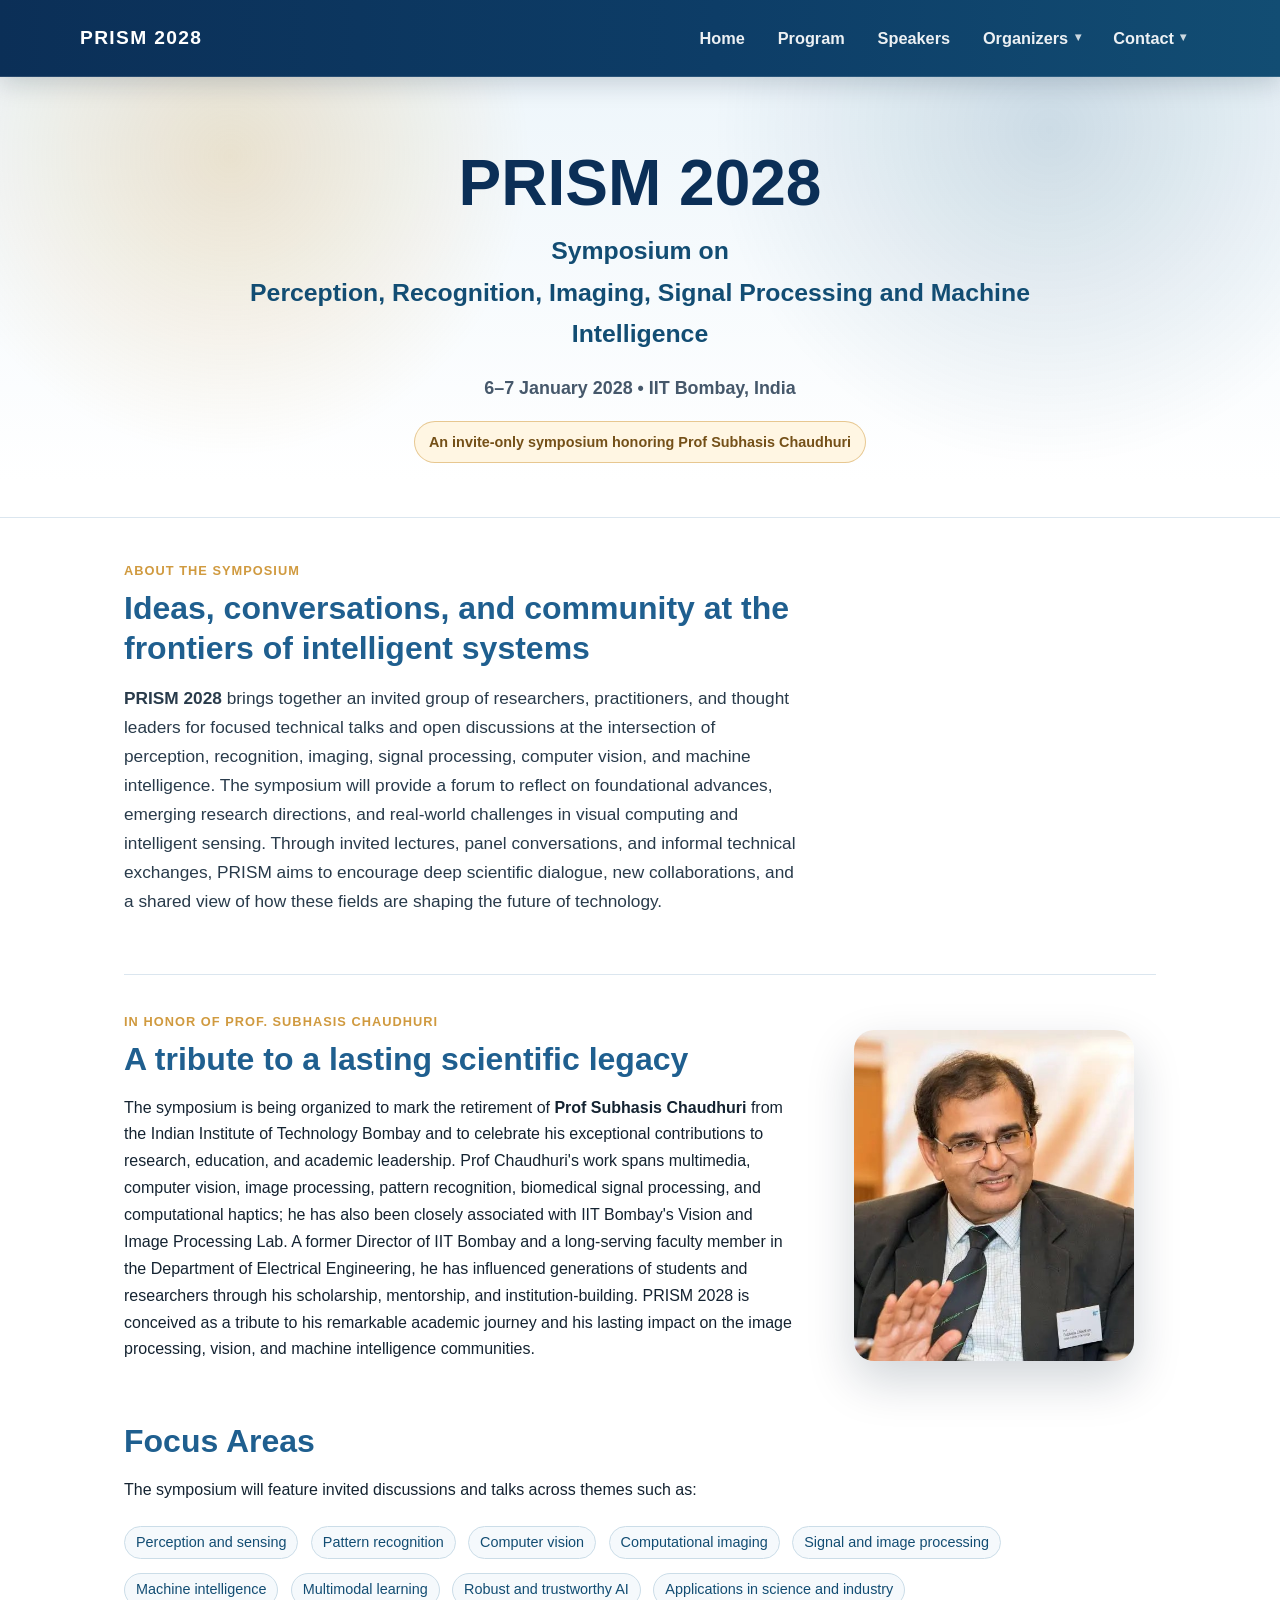
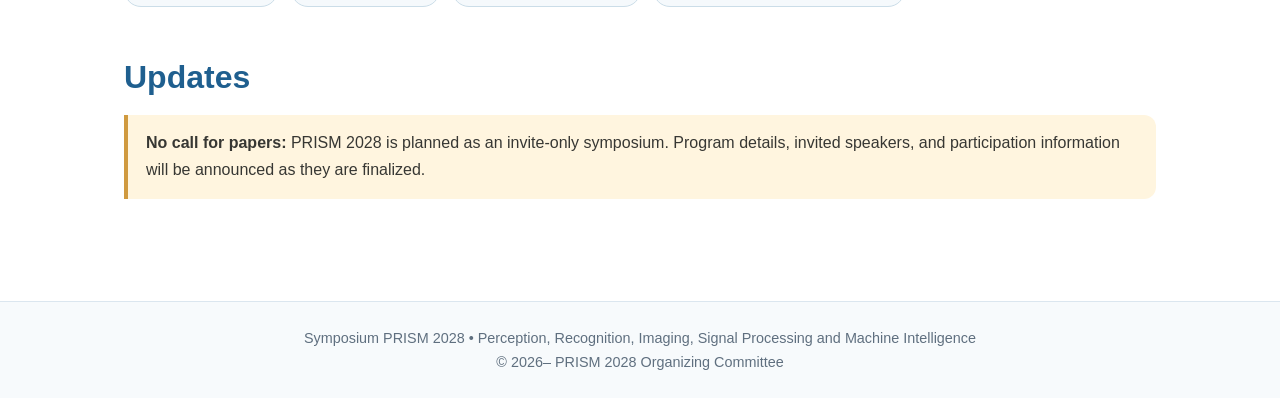
<file: index.html>
<!DOCTYPE html>
<html lang="en">
<head>
  <meta charset="utf-8" />
  <meta name="viewport" content="width=device-width, initial-scale=1" />
  <meta
    name="description"
    content="PRISM 2028: Perception, Recognition, Imaging, Signal Processing and Machine Intelligence Symposium at IIT Bombay, India."
  />
  <title>PRISM 2028 | IIT Bombay</title>
  <link rel="stylesheet" href="assets/css/style.css" />
</head>

<body>
  <header class="site-header">
    <div class="container nav-wrap">
      <a class="site-logo" href="index.html">PRISM 2028</a>

    <button class="nav-toggle" type="button" aria-label="Toggle navigation" aria-controls="main-nav" aria-expanded="false">
      ☰
    </button>
    
      <nav class="nav-links" id="main-nav" aria-label="Main navigation">
        <a href="index.html">Home</a>
        <a href="program.html">Program</a>
        <a href="speakers.html">Speakers</a>

        <div class="nav-dropdown">
          <a href="committee.html" class="dropdown-toggle">Organizers</a>
          <div class="dropdown-menu">
            <a href="committee.html#committee">Committee</a>
            <a href="committee.html#sponsors">Sponsors</a>
          </div>
        </div>

        <div class="nav-dropdown">
          <a href="venue.html" class="dropdown-toggle">Contact</a>
          <div class="dropdown-menu">
            <a href="venue.html#venue">Venue</a>
            <a href="venue.html#contact">Contact</a>
          </div>
        </div>
      </nav>
    </div>
  </header>

  <header class="hero" id="home">
    <div class="hero-inner">
      <h1>PRISM 2028</h1>
      <p class="subtitle"> Symposium on<br/> 
        Perception, Recognition, Imaging, Signal Processing and Machine Intelligence
      </p>
      <p class="event-meta">6&ndash;7 January 2028 &bull; IIT Bombay, India</p>
      <span class="hero-note">
        An invite-only symposium honoring Prof Subhasis Chaudhuri
      </span>
    </div>
  </header>

  <main>
    <section id="about" class="two-col">
      <div>
        <p class="kicker">About the symposium</p>
        <h2>Ideas, conversations, and community at the frontiers of intelligent systems</h2>
        <p class="lead">
          <strong>PRISM 2028</strong> brings together an invited group of researchers,
          practitioners, and thought leaders for focused technical talks and open
          discussions at the intersection of perception, recognition, imaging, signal
          processing, computer vision, and machine intelligence. The symposium will
          provide a forum to reflect on foundational advances, emerging research
          directions, and real-world challenges in visual computing and intelligent
          sensing. Through invited lectures, panel conversations, and informal technical
          exchanges, PRISM aims to encourage deep scientific dialogue, new collaborations,
          and a shared view of how these fields are shaping the future of technology.
        </p>
      </div>
    </section>

    <hr class="rule" />

    <section id="tribute" class="two-col tribute-section">
      <div>
        <p class="kicker">In honor of Prof. Subhasis Chaudhuri</p>
        <h2>A tribute to a lasting scientific legacy</h2>
        <p>
          The symposium is being organized to mark the retirement of
          <strong>Prof Subhasis Chaudhuri</strong> from the Indian Institute of Technology
          Bombay and to celebrate his exceptional contributions to research, education,
          and academic leadership. Prof Chaudhuri's work spans multimedia, computer
          vision, image processing, pattern recognition, biomedical signal processing,
          and computational haptics; he has also been closely associated with IIT Bombay's
          Vision and Image Processing Lab. A former Director of IIT Bombay and a
          long-serving faculty member in the Department of Electrical Engineering, he has
          influenced generations of students and researchers through his scholarship,
          mentorship, and institution-building. PRISM 2028 is conceived as a tribute to
          his remarkable academic journey and his lasting impact on the image processing,
          vision, and machine intelligence communities.
        </p>
      </div>

      <figure class="aside-photo">
        <img src="assets/images/sc1.jpg" alt="Prof Subhasis Chaudhuri" />
      </figure>
    </section>

    <section id="scope">
      <h2>Focus Areas</h2>
      <p>The symposium will feature invited discussions and talks across themes such as:</p>

      <div class="pill-list" aria-label="Focus areas">
        <span class="pill">Perception and sensing</span>
        <span class="pill">Pattern recognition</span>
        <span class="pill">Computer vision</span>
        <span class="pill">Computational imaging</span>
        <span class="pill">Signal and image processing</span>
        <span class="pill">Machine intelligence</span>
        <span class="pill">Multimodal learning</span>
        <span class="pill">Robust and trustworthy AI</span>
        <span class="pill">Applications in science and industry</span>
      </div>
    </section>

    <section id="updates">
      <h2>Updates</h2>
      <div class="notice">
        <strong>No call for papers:</strong> PRISM 2028 is planned as an invite-only
        symposium. Program details, invited speakers, and participation information will
        be announced as they are finalized.
      </div>
    </section>
  </main>

  <footer>
    Symposium PRISM 2028 &bull; Perception, Recognition, Imaging, Signal Processing and Machine Intelligence<br />
    &copy; 2026&ndash; PRISM 2028 Organizing Committee
  </footer>
<script src="assets/js/nav.js"></script>
</body>
</html>
</file>
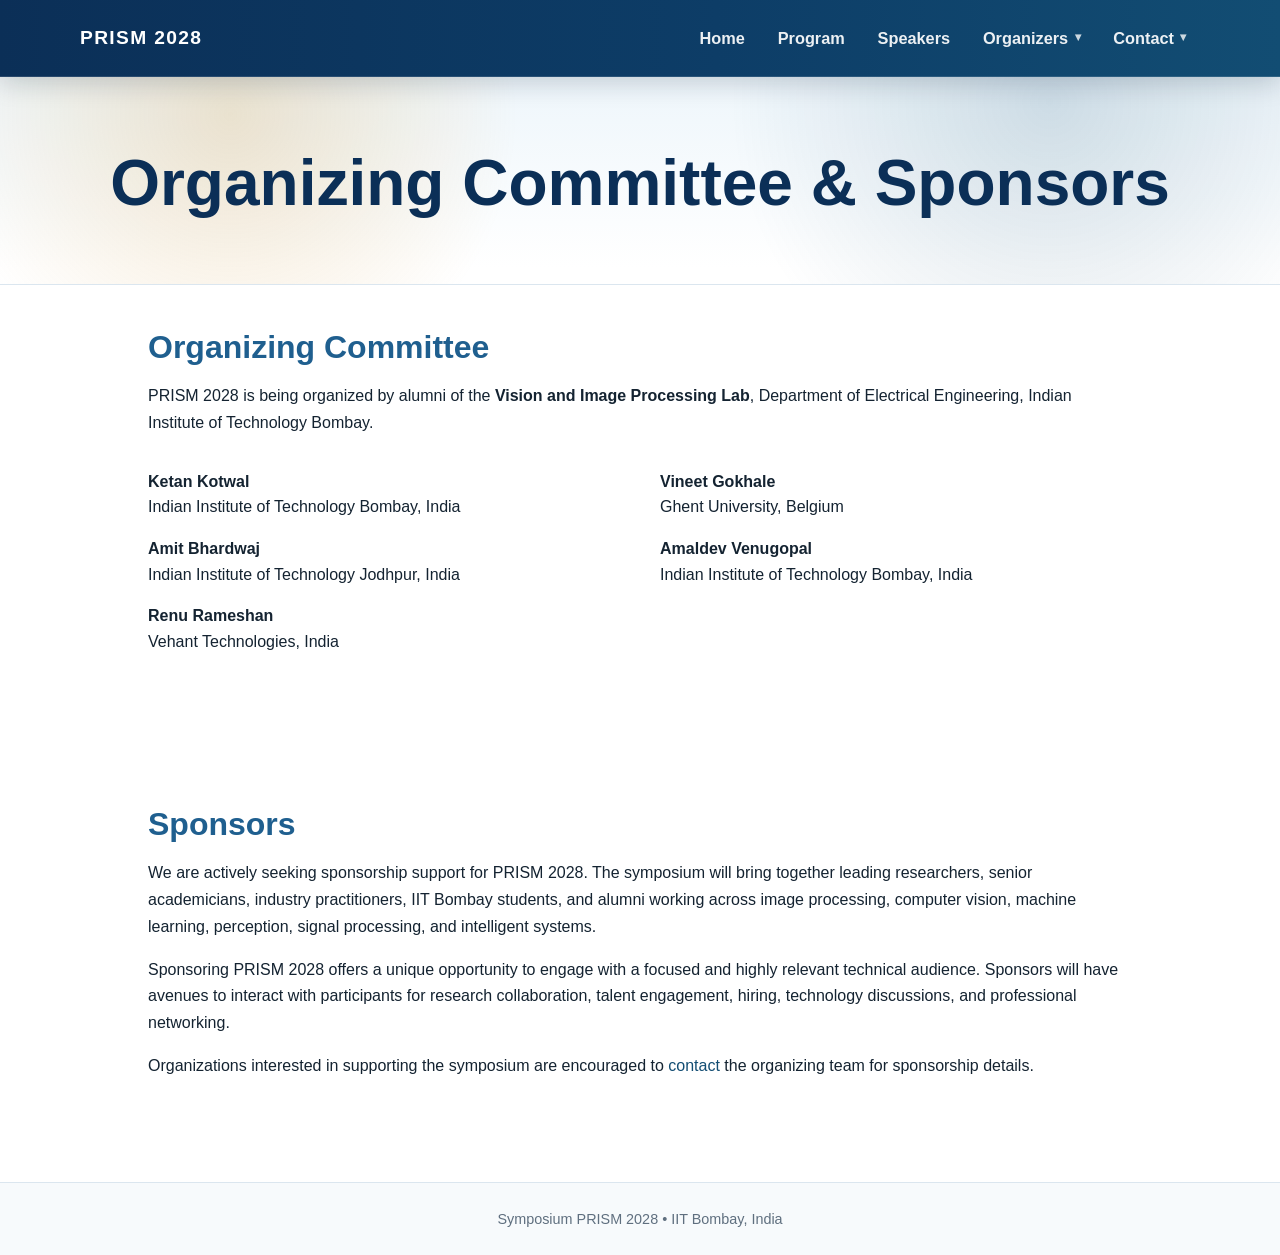
<file: committee.html>
<!DOCTYPE html>
<html lang="en">
<head>
  <meta charset="utf-8" />
  <meta name="viewport" content="width=device-width, initial-scale=1" />
  <title>Committee and Sponsors | PRISM 2028</title>
  <link rel="stylesheet" href="assets/css/style.css" />
</head>
<body>
  <header class="site-header">
    <div class="container nav-wrap">
      <a class="site-logo" href="index.html">PRISM 2028</a>

    <button class="nav-toggle" type="button" aria-label="Toggle navigation" aria-controls="main-nav" aria-expanded="false">
      ☰
    </button>
    
      <nav class="nav-links" id="main-nav" aria-label="Main navigation">
        <a href="index.html">Home</a>
        <a href="program.html">Program</a>
        <a href="speakers.html">Speakers</a>

        <div class="nav-dropdown">
          <a href="committee.html" class="dropdown-toggle">Organizers</a>
          <div class="dropdown-menu">
            <a href="committee.html#committee">Committee</a>
            <a href="committee.html#sponsors">Sponsors</a>
          </div>
        </div>

        <div class="nav-dropdown">
          <a href="venue.html" class="dropdown-toggle">Contact</a>
          <div class="dropdown-menu">
            <a href="venue.html#venue">Venue</a>
            <a href="venue.html#contact">Contact</a>
          </div>
        </div>
      </nav>
    </div>
  </header>


  <header class="hero"><div class="hero-inner"><h1>Organizing Committee &amp; Sponsors</h1</div></header>
  <main>
<section class="section" id="committee">
  <div class="container narrow">
    <h2>Organizing Committee</h2>
    <p>
      PRISM 2028 is being organized by alumni of the <strong>Vision and Image Processing
      Lab</strong>, Department of Electrical Engineering, Indian Institute of Technology
      Bombay.
    </p>

    <div class="committee-list">
      <div>
        <strong>Ketan Kotwal</strong><br>
        Indian Institute of Technology Bombay, India
      </div>

      <div>
        <strong>Vineet Gokhale</strong><br>
        Ghent University, Belgium
      </div>

      <div>
        <strong>Amit Bhardwaj</strong><br>
        Indian Institute of Technology Jodhpur, India
      </div>

      <div>
        <strong>Amaldev Venugopal</strong><br>
        Indian Institute of Technology Bombay, India
      </div>

      <div>
        <strong>Renu Rameshan</strong><br>
        Vehant Technologies, India
      </div>

      <!-- <div>
        <strong>name</strong><br>
        affiliation
      </div> -->
      
    </div>
  </div>
</section>
<br/><br/><br/><br/>

<section class="section section-alt" id="sponsors">
  <div class="container narrow">
    <h2>Sponsors</h2>
    <p>
      We are actively seeking sponsorship support for PRISM 2028. The symposium
      will bring together leading researchers, senior academicians, industry
      practitioners, IIT Bombay students, and alumni working across image
      processing, computer vision, machine learning, perception, signal
      processing, and intelligent systems.
    </p>

    <p>
      Sponsoring PRISM 2028 offers a unique opportunity to engage with a focused and
      highly relevant technical audience. Sponsors will have avenues to interact
      with participants for research collaboration, talent engagement, hiring,
      technology discussions, and professional networking.
    </p>

    <p>
      Organizations interested in supporting the symposium are encouraged to
      <a href="venue.html">contact</a> the organizing team for sponsorship details.
    </p>

  </div>
</section>

  </main>
  <footer>Symposium PRISM 2028 &bull; IIT Bombay, India</footer>
  <script src="assets/js/nav.js"></script>
</body>
</html>
</file>
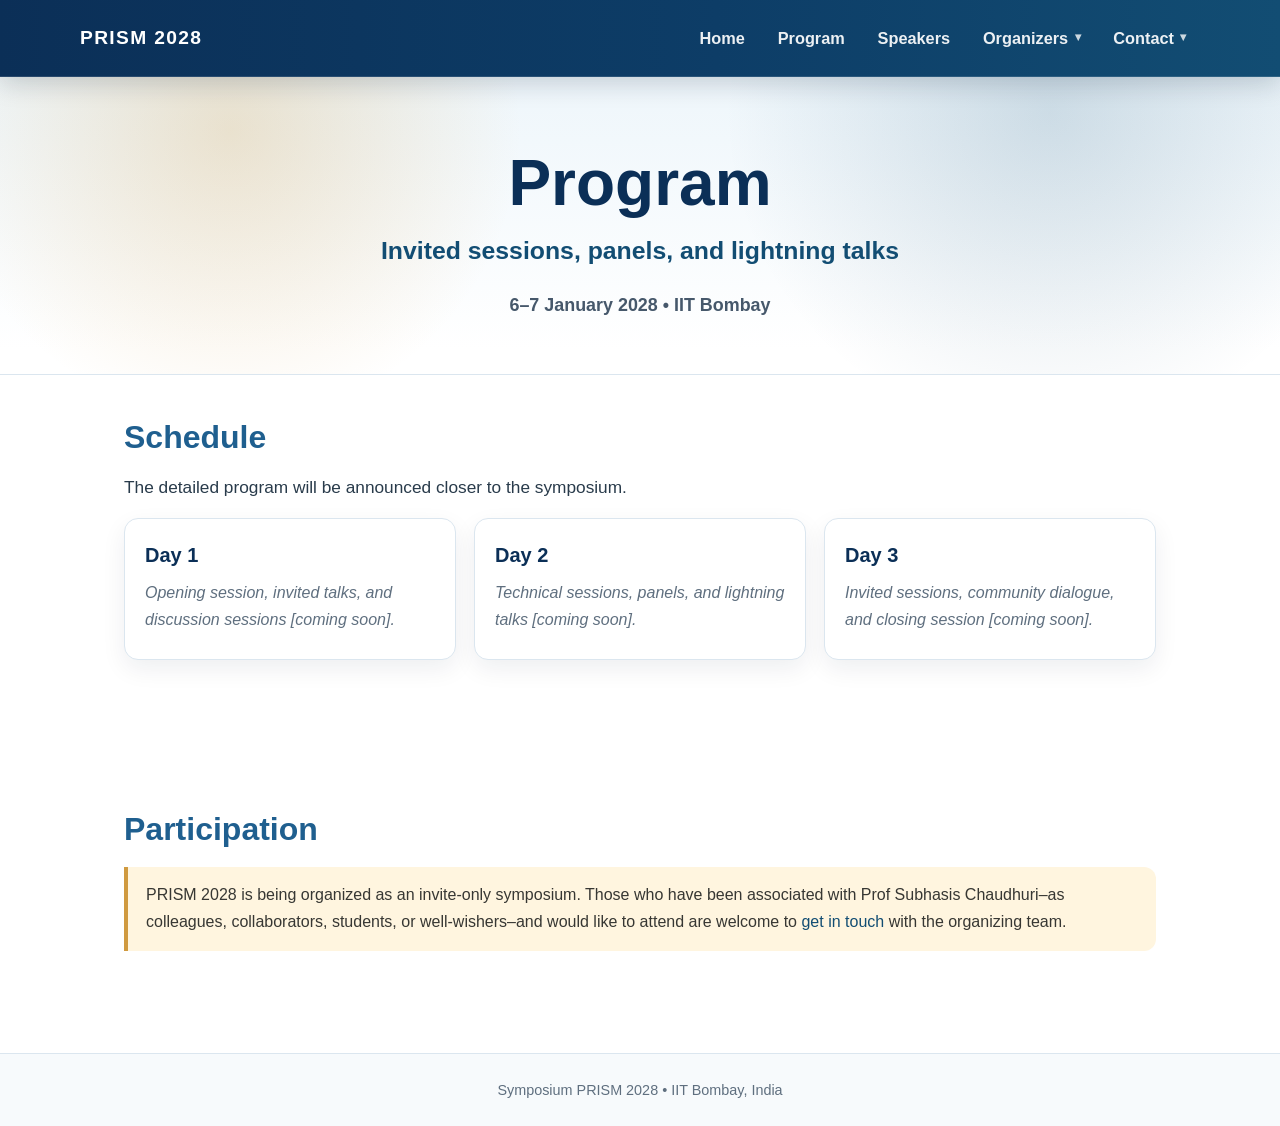
<file: program.html>
<!DOCTYPE html>
<html lang="en">
<head>
  <meta charset="utf-8" />
  <meta name="viewport" content="width=device-width, initial-scale=1" />
  <title>Program | PRISM 2028</title>
  <link rel="stylesheet" href="assets/css/style.css" />
</head>
<body>
  <header class="site-header">
    <div class="container nav-wrap">
      <a class="site-logo" href="index.html">PRISM 2028</a>

    <button class="nav-toggle" type="button" aria-label="Toggle navigation" aria-controls="main-nav" aria-expanded="false">
      ☰
    </button>
    
      <nav class="nav-links" id="main-nav" aria-label="Main navigation">
        <a href="index.html">Home</a>
        <a href="program.html">Program</a>
        <a href="speakers.html">Speakers</a>

        <div class="nav-dropdown">
          <a href="committee.html" class="dropdown-toggle">Organizers</a>
          <div class="dropdown-menu">
            <a href="committee.html#committee">Committee</a>
            <a href="committee.html#sponsors">Sponsors</a>
          </div>
        </div>

        <div class="nav-dropdown">
          <a href="venue.html" class="dropdown-toggle">Contact</a>
          <div class="dropdown-menu">
            <a href="venue.html#venue">Venue</a>
            <a href="venue.html#contact">Contact</a>
          </div>
        </div>
      </nav>
    </div>
  </header>



  <header class="hero"><div class="hero-inner"><h1>Program</h1><p class="subtitle">Invited sessions, panels, and lightning talks</p>
  <p class="event-meta">6&ndash;7 January 2028 &bull; IIT Bombay</p></div></header>
  <main>
    <section>
      <h2>Schedule</h2>
      <p class="lead">The detailed program will be announced closer to the symposium.</p>
      <div class="grid">
        <article class="card"><h3>Day 1</h3><p class="coming-soon">Opening session, invited talks, and discussion sessions [coming soon].</p></article>
        <article class="card"><h3>Day 2</h3><p class="coming-soon">Technical sessions, panels, and lightning talks [coming soon].</p></article>
        <article class="card"><h3>Day 3</h3><p class="coming-soon">Invited sessions, community dialogue, and closing session [coming soon].</p></article>
      </div>
    </section>
    <br/> <br/> <br/><br/>
    
    <section>
      <h2>Participation</h2>
      <div class="notice">PRISM 2028 is being organized as an invite-only symposium. Those who have been associated with Prof Subhasis Chaudhuri&ndash;as colleagues, collaborators, students, or well-wishers&ndash;and would like to attend are welcome to <a href="venue.html">get in touch</a> with the organizing team.</div>
    </section>
  </main>
  <footer>Symposium PRISM 2028 &bull; IIT Bombay, India</footer>
  <script src="assets/js/nav.js"></script>
</body>
</html>
</file>
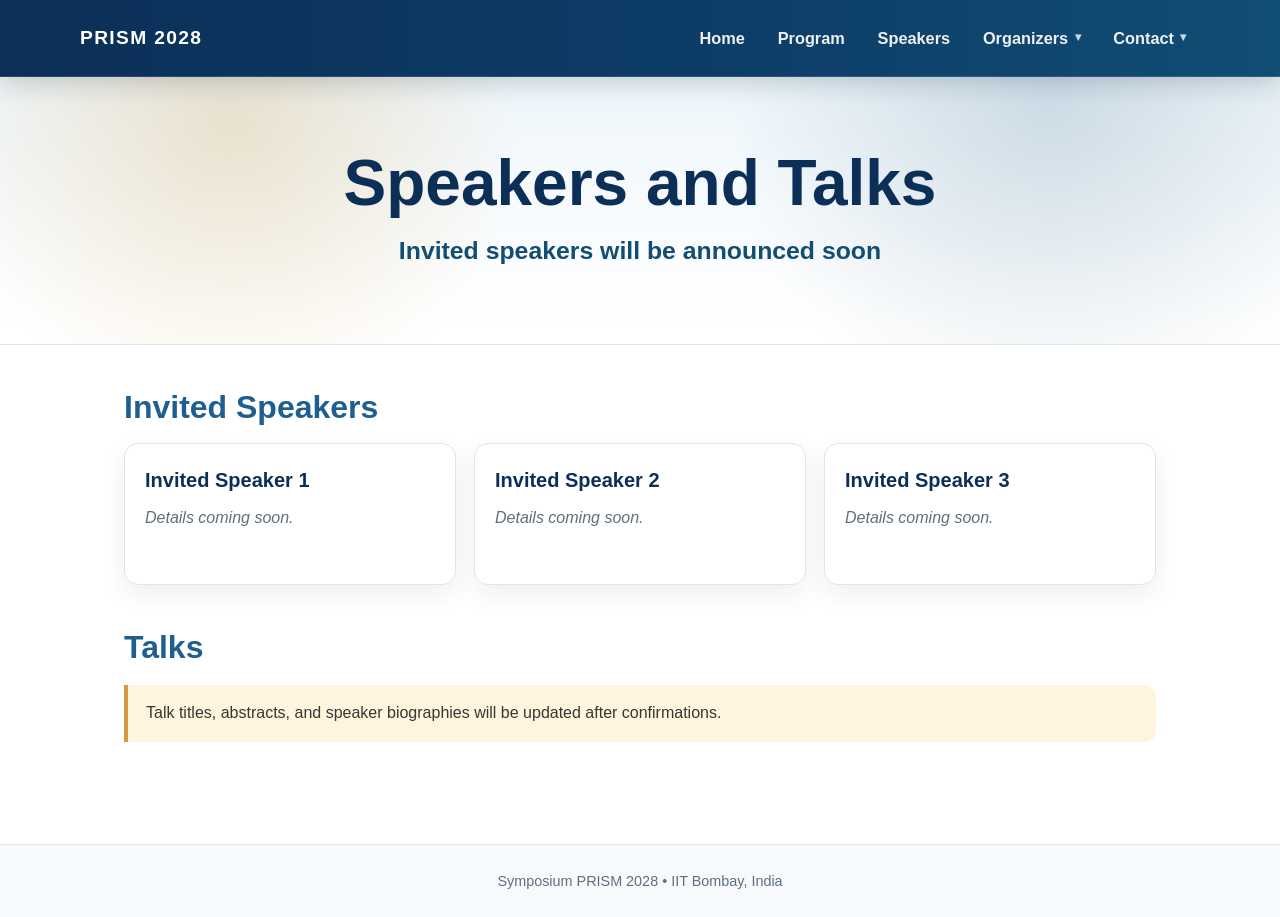
<file: speakers.html>
<!DOCTYPE html>
<html lang="en">
<head>
  <meta charset="utf-8" />
  <meta name="viewport" content="width=device-width, initial-scale=1" />
  <title>Speakers | PRISM 2028</title>
  <link rel="stylesheet" href="assets/css/style.css" />
</head>
<body>
  <header class="site-header">
    <div class="container nav-wrap">
      <a class="site-logo" href="index.html">PRISM 2028</a>

    <button class="nav-toggle" type="button" aria-label="Toggle navigation" aria-controls="main-nav" aria-expanded="false">
      ☰
    </button>
    
      <nav class="nav-links" id="main-nav" aria-label="Main navigation">
        <a href="index.html">Home</a>
        <a href="program.html">Program</a>
        <a href="speakers.html">Speakers</a>

        <div class="nav-dropdown">
          <a href="committee.html" class="dropdown-toggle">Organizers</a>
          <div class="dropdown-menu">
            <a href="committee.html#committee">Committee</a>
            <a href="committee.html#sponsors">Sponsors</a>
          </div>
        </div>

        <div class="nav-dropdown">
          <a href="venue.html" class="dropdown-toggle">Contact</a>
          <div class="dropdown-menu">
            <a href="venue.html#venue">Venue</a>
            <a href="venue.html#contact">Contact</a>
          </div>
        </div>
      </nav>
    </div>
  </header>

  <header class="hero"><div class="hero-inner"><h1>Speakers and Talks</h1><p class="subtitle">Invited speakers will be announced soon</p></div></header>
  <main>
    <section>
      <h2>Invited Speakers</h2>
      <div class="grid">
        <article class="card"><h3>Invited Speaker 1</h3><p class="coming-soon">Details coming soon.</p></article>
        <article class="card"><h3>Invited Speaker 2</h3><p class="coming-soon">Details coming soon.</p></article>
        <article class="card"><h3>Invited Speaker 3</h3><p class="coming-soon">Details coming soon.</p></article>
      </div>
    </section>
    <section>
      <h2>Talks</h2>
      <div class="notice">Talk titles, abstracts, and speaker biographies will be updated after confirmations.</div>
    </section>
  </main>
  <footer>Symposium PRISM 2028 &bull; IIT Bombay, India</footer>
  <script src="assets/js/nav.js"></script>
</body>
</html>
</file>
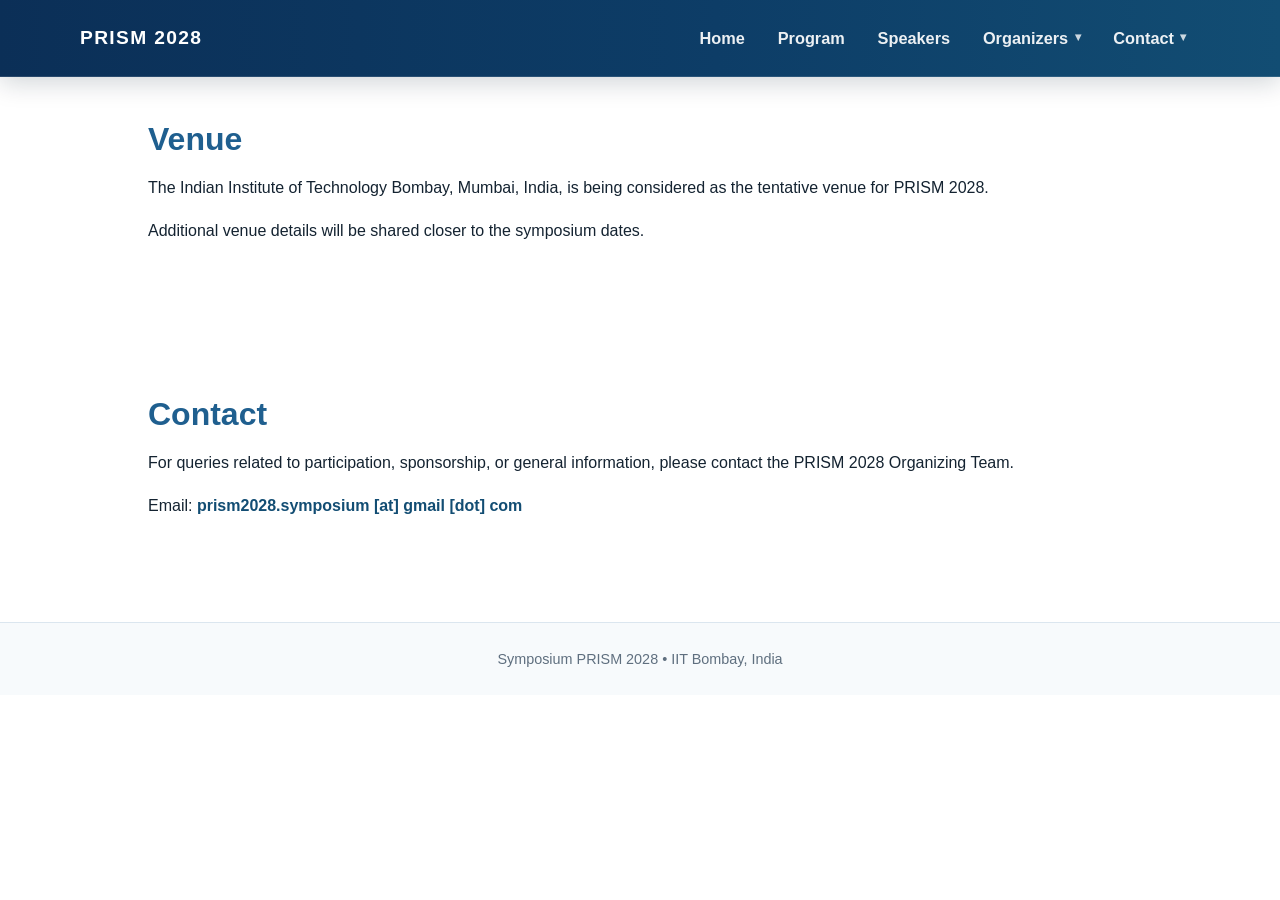
<file: venue.html>
<!DOCTYPE html>
<html lang="en">
<head>
  <meta charset="utf-8" />
  <meta name="viewport" content="width=device-width, initial-scale=1" />
  <title>Venue | PRISM 2028</title>
  <link rel="stylesheet" href="assets/css/style.css" />
</head>
<body>
  <header class="site-header">
    <div class="container nav-wrap">
      <a class="site-logo" href="index.html">PRISM 2028</a>

    <button class="nav-toggle" type="button" aria-label="Toggle navigation" aria-controls="main-nav" aria-expanded="false">
      ☰
    </button>
    
      <nav class="nav-links" id="main-nav" aria-label="Main navigation">
        <a href="index.html">Home</a>
        <a href="program.html">Program</a>
        <a href="speakers.html">Speakers</a>

        <div class="nav-dropdown">
          <a href="committee.html" class="dropdown-toggle">Organizers</a>
          <div class="dropdown-menu">
            <a href="committee.html#committee">Committee</a>
            <a href="committee.html#sponsors">Sponsors</a>
          </div>
        </div>

        <div class="nav-dropdown">
          <a href="venue.html" class="dropdown-toggle">Contact</a>
          <div class="dropdown-menu">
            <a href="venue.html#venue">Venue</a>
            <a href="venue.html#contact">Contact</a>
          </div>
        </div>
      </nav>
    </div>
  </header>

  
  <main>
<section class="section" id="venue">
  <div class="container narrow">
    <h2>Venue</h2>
    <p>
      The Indian Institute of Technology Bombay, Mumbai, India, is being
      considered as the tentative venue for PRISM 2028.
    </p>
    <p>
      Additional venue details will be shared closer to the symposium dates.
    </p>
  </div>
</section>

<br/><br/><br/><br/>

<section class="section section-alt" id="contact">
  <div class="container narrow">
    <h2>Contact</h2>
    <p>
      For queries related to participation, sponsorship, or general information,
      please contact the PRISM 2028 Organizing Team.
    </p>
    <p>
      Email:
      <span class="email-obfuscated">prism2028.symposium [at] gmail [dot] com</span>
    </p>
  </div>
</section>

  </main>
  <footer>Symposium PRISM 2028 &bull; IIT Bombay, India</footer>
  <script src="assets/js/nav.js"></script>
</body>
</html>
</file>
<file: assets/css/style.css>
:root {
  --text: #142331;
  --muted: #5f6f7f;
  --line: #dbe6ef;
  --primary: #0b2f57;
  --primary-2: #124d73;
  --accent: #d09a3f;
  --accent-soft: #fff5df;
  --surface: #ffffff;
  --surface-soft: #f5f9fc;
  --shadow: rgba(7, 28, 52, 0.16);
}

* {
  box-sizing: border-box;
}

html {
  scroll-behavior: smooth;
}

body {
  margin: 0;
  color: var(--text);
  background: var(--surface);
  font-family: -apple-system, BlinkMacSystemFont, "Segoe UI", Roboto, Helvetica, Arial, sans-serif;
  font-size: 16px;
  line-height: 1.68;
}

a {
  color: var(--primary-2);
  text-decoration: none;
}

a:hover {
  text-decoration: underline;
}

.container {
  width: min(1120px, calc(100% - 48px));
  margin: 0 auto;
}

.site-header {
  position: sticky;
  top: 0;
  z-index: 100;
  background: linear-gradient(90deg, var(--primary), #0d3d67 56%, var(--primary-2));
  border-bottom: 1px solid rgba(255, 255, 255, 0.12);
  box-shadow: 0 6px 24px rgba(6, 25, 45, 0.18);
}

.nav-toggle {
  display: none;
  color: #ffffff;
  background: transparent;
  border: 0;
  cursor: pointer;
  font-size: 1.85rem;
  line-height: 1;
  padding: 0.4rem;
}

.nav-wrap {
  min-height: 76px;
  display: flex;
  align-items: center;
  justify-content: space-between;
  gap: 1.5rem;
}

.site-logo {
  color: #ffffff;
  font-size: 1.2rem;
  font-weight: 800;
  letter-spacing: 0.07em;
  line-height: 1;
  text-transform: uppercase;
  white-space: nowrap;
}

.site-logo:hover {
  color: #ffffff;
  text-decoration: none;
}

.nav-links {
  display: flex;
  align-items: center;
  justify-content: flex-end;
  gap: 0.35rem;
  flex-wrap: wrap;
}

.nav-links > a,
.dropdown-toggle {
  display: inline-flex;
  align-items: center;
  min-height: 44px;
  padding: 0.55rem 0.85rem;
  border-radius: 999px;
  color: rgba(255, 255, 255, 0.92);
  font-size: 1.02rem;
  font-weight: 650;
  line-height: 1.15;
  white-space: nowrap;
}

.nav-links > a:hover,
.dropdown-toggle:hover,
.nav-dropdown:focus-within .dropdown-toggle {
  background: rgba(255, 255, 255, 0.13);
  color: #ffffff;
  text-decoration: none;
}

.nav-dropdown {
  position: relative;
  display: inline-flex;
}

.dropdown-toggle::after {
  content: "▾";
  margin-left: 0.4rem;
  font-size: 0.72rem;
  opacity: 0.85;
}

.dropdown-menu {
  position: absolute;
  top: 100%;
  right: 0;
  z-index: 200;
  display: none;
  min-width: 170px;
  padding: 0.45rem;
  background: #ffffff;
  border: 1px solid rgba(11, 47, 87, 0.12);
  border-radius: 14px;
  box-shadow: 0 18px 40px var(--shadow);
}

.dropdown-menu a {
  display: block;
  padding: 0.65rem 0.85rem;
  border-radius: 10px;
  color: var(--text);
  font-size: 0.95rem;
  font-weight: 600;
  white-space: nowrap;
}

.dropdown-menu a:hover {
  background: rgba(18, 77, 115, 0.09);
  color: var(--primary);
  text-decoration: none;
}

.nav-dropdown:hover .dropdown-menu,
.nav-dropdown:focus-within .dropdown-menu {
  display: block;
}

.hero {
  padding: 72px 24px 54px;
  text-align: center;
  background:
    radial-gradient(circle at 18% 18%, rgba(208, 154, 63, 0.24), transparent 27%),
    radial-gradient(circle at 82% 12%, rgba(18, 77, 115, 0.16), transparent 30%),
    linear-gradient(180deg, #eef6fb 0%, #ffffff 92%);
  border-bottom: 1px solid var(--line);
}

.hero-inner {
  max-width: 1080px;
  margin: 0 auto;
}

h1,
h2,
h3,
p {
  overflow-wrap: break-word;
}

h1 {
  margin: 0 0 12px;
  color: var(--primary);
  font-size: clamp(2.2rem, 5.2vw, 4rem);
  font-weight: 780;
  line-height: 1.08;
}

h2 {
  margin: 0 0 16px;

  color:  #1f5f8f;
  font-size: clamp(1.65rem, 2.6vw, 2rem);
  font-weight: 720;
  line-height: 1.25;
}

h3 {
  margin: 0 0 8px;
  color: var(--primary);
  font-size: 1.25rem;
}

p {
  margin: 0 0 16px;
}

ul {
  margin-top: 8px;
  padding-left: 22px;
}

.subtitle {
  max-width: 920px;
  margin: 0 auto 18px;
  color: var(--primary-2);
  font-size: clamp(1.15rem, 2.2vw, 1.55rem);
  font-weight: 650;
}

.event-meta {
  margin: 0 auto;
  color: #46586b;
  font-size: 1.12rem;
  font-weight: 560;
}

.hero-note {
  display: inline-block;
  margin-top: 18px;
  padding: 8px 14px;
  border: 1px solid rgba(208, 154, 63, 0.5);
  border-radius: 999px;
  background: rgba(255, 245, 223, 0.86);
  color: #745018;
  font-size: 0.9rem;
  font-weight: 700;
}

main {
  max-width: 1080px;
  margin: 0 auto;
  padding: 42px 24px 60px;
}

section {
  margin: 0 0 42px;
  scroll-margin-top: 96px;
}

.rule {
  margin: 36px 0;
  border: 0;
  border-top: 1px solid var(--line);
}

.kicker {
  margin-bottom: 6px;
  color: var(--accent);
  font-size: 0.8rem;
  font-weight: 800;
  letter-spacing: 0.08em;
  text-transform: uppercase;
}

.lead {
  color: #293b4b;
  font-size: 1.08rem;
}

.two-col {
  display: grid;
  grid-template-columns: minmax(0, 1.35fr) minmax(220px, 0.65fr);
  gap: 32px;
  align-items: start;
}

.tribute-section {
  align-items: center;
}

.aside-photo {
  margin: 0;
  text-align: center;
}

.aside-photo img {
  display: block;
  width: 100%;
  max-width: 280px;
  margin: 0 auto;
  border-radius: 20px;
  box-shadow: 0 20px 48px rgba(7, 28, 52, 0.18);
}

.aside-photo figcaption {
  margin-top: 0.7rem;
  color: var(--muted);
  font-size: 0.9rem;
}

.pill-list {
  margin-top: 6px;
}

.pill {
  display: inline-block;
  margin: 6px 8px 8px 0;
  padding: 7px 11px;
  border: 1px solid #cbdde8;
  border-radius: 999px;
  background: var(--surface-soft);
  color: var(--primary-2);
  font-size: 0.9rem;
  line-height: 1.2;
}

.notice {
  margin: 18px 0 4px;
  padding: 15px 18px;
  color: #373733;
  background: var(--accent-soft);
  border-left: 4px solid var(--accent);
  border-radius: 0 12px 12px 0;
}

.grid {
  display: grid;
  grid-template-columns: repeat(3, minmax(0, 1fr));
  gap: 18px;
}

.card {
  min-height: 142px;
  padding: 20px;
  background: var(--surface);
  border: 1px solid var(--line);
  border-radius: 14px;
  box-shadow: 0 9px 24px rgba(7, 28, 52, 0.07);
}

.card p:last-child {
  margin-bottom: 0;
}

.committee-list {
  display: grid;
  grid-template-columns: repeat(2, minmax(0, 1fr));
  gap: 1rem 2.5rem;
  margin-top: 2rem;
}

.committee-list div {
  line-height: 1.6;
}

.email-obfuscated {
  color: var(--primary-2);
  font-weight: 700;
}

.coming-soon {
  color: var(--muted);
  font-style: italic;
}

footer {
  padding: 24px;
  color: var(--muted);
  background: #f7fafc;
  border-top: 1px solid var(--line);
  font-size: 0.9rem;
  text-align: center;
}

@media (max-width: 900px) {
  .two-col,
  .grid {
    grid-template-columns: 1fr;
  }

  .aside-photo img {
    max-width: 240px;
  }
}

@media (max-width: 640px) {
  .container {
    width: min(100% - 32px, 1120px);
  }

  .nav-wrap {
    min-height: 64px;
    flex-wrap: wrap;
    gap: 0.5rem;
    padding-top: 10px;
    padding-bottom: 10px;
  }

  .nav-toggle {
    display: inline-flex;
    align-items: center;
    justify-content: center;
  }

  .nav-links {
    display: none;
    width: 100%;
    flex-direction: column;
    align-items: flex-start;
    gap: 0.25rem;
    padding-top: 0.5rem;
  }

  .nav-links.open {
    display: flex;
  }

  .nav-links > a,
  .dropdown-toggle {
    width: 100%;
    min-height: 38px;
    padding: 0.45rem 0;
    border-radius: 0;
  }

  .nav-dropdown {
    width: 100%;
    flex-direction: column;
  }

  .dropdown-menu {
    position: static;
    display: block;
    min-width: 0;
    padding: 0 0 0 1rem;
    background: transparent;
    border: 0;
    box-shadow: none;
  }

  .dropdown-menu a {
    padding: 0.35rem 0;
    color: rgba(255, 255, 255, 0.86);
  }

  .dropdown-menu a:hover {
    color: #ffffff;
    background: transparent;
  }

  .hero {
    padding: 48px 20px 40px;
  }

  main {
    padding: 34px 20px 52px;
  }

  .committee-list {
    grid-template-columns: 1fr;
  }
}
</file>
